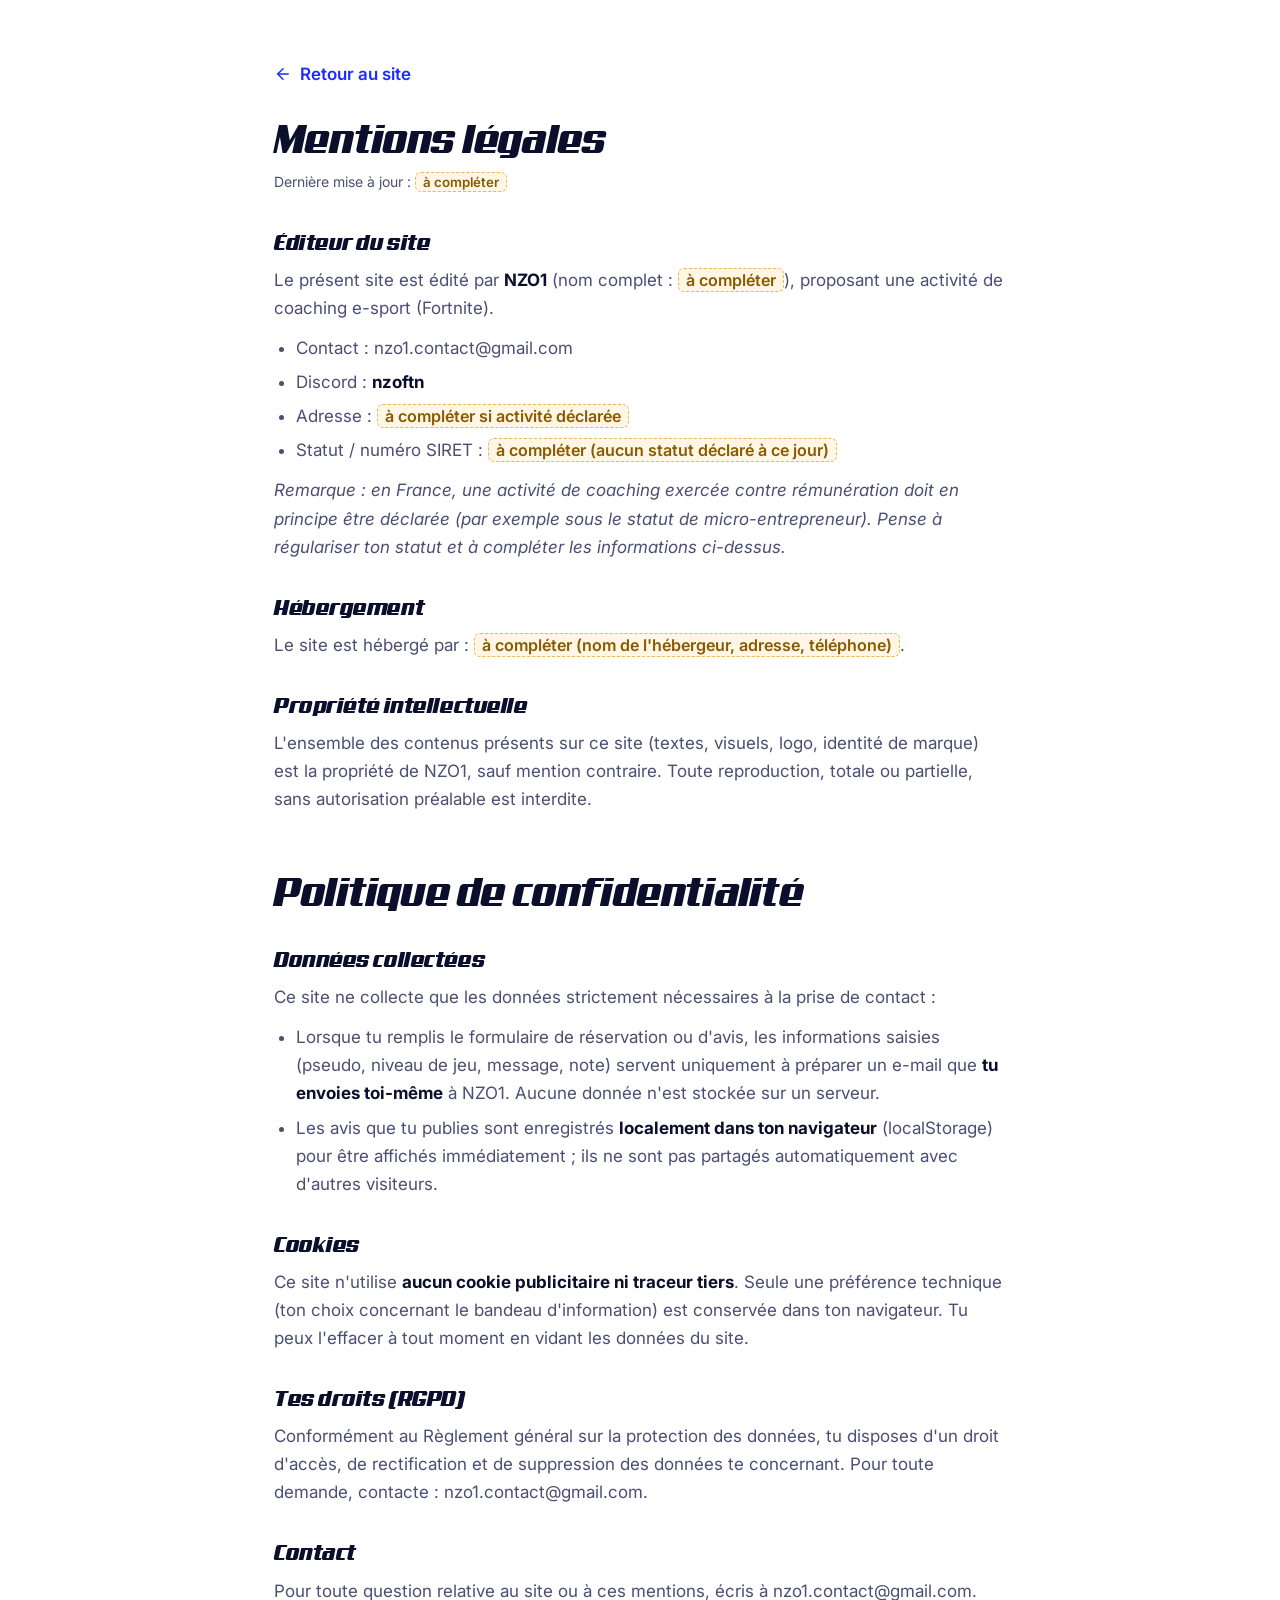
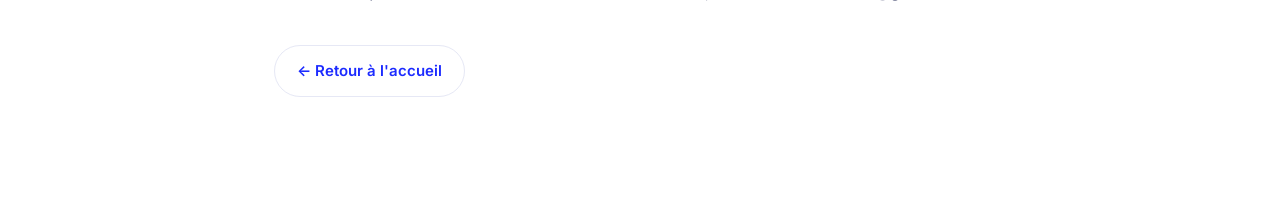
<file: mentions-legales.html>
<!DOCTYPE html>
<html lang="fr">
<head>
  <meta charset="UTF-8" />
  <meta name="viewport" content="width=device-width, initial-scale=1.0" />
  <title>Mentions légales & confidentialité — NZO1 Coaching</title>
  <meta name="description" content="Mentions légales et politique de confidentialité du site NZO1 Coaching." />
  <link rel="preconnect" href="https://fonts.googleapis.com" />
  <link rel="preconnect" href="https://fonts.gstatic.com" crossorigin />
  <link href="https://fonts.googleapis.com/css2?family=Inter:wght@400;500;600;700&family=Space+Grotesk:wght@500;600;700&display=swap" rel="stylesheet" />
  <link rel="stylesheet" href="styles.css?v=7" />
  <style>
    .legal { max-width: 780px; margin: 0 auto; padding: 60px 24px 90px; }
    .legal a.back { display: inline-flex; align-items: center; gap: 8px; color: var(--blue); font-weight: 600; margin-bottom: 28px; }
    .legal h1 { font-size: clamp(28px, 5vw, 40px); margin-bottom: 10px; }
    .legal .updated { color: var(--ink-soft); font-size: 14px; margin-bottom: 36px; }
    .legal h2 { font-size: 22px; margin: 34px 0 12px; }
    .legal h3 { font-size: 17px; margin: 20px 0 8px; }
    .legal p, .legal li { color: var(--ink-soft); }
    .legal p { margin-bottom: 12px; }
    .legal ul { margin: 0 0 12px 22px; }
    .legal li { margin-bottom: 6px; }
    .legal strong { color: var(--ink); }
    .legal .ph { background: #FFF6E5; border: 1px dashed #F0B650; color: #8A5A00;
      padding: 1px 7px; border-radius: 6px; font-weight: 600; font-size: .95em; }
  </style>
</head>
<body>
  <div class="legal">
    <a href="index.html" class="back">
      <svg viewBox="0 0 24 24" width="18" height="18" fill="none" stroke="currentColor" stroke-width="2" stroke-linecap="round" stroke-linejoin="round"><line x1="19" y1="12" x2="5" y2="12"/><polyline points="12 19 5 12 12 5"/></svg>
      Retour au site
    </a>

    <h1>Mentions légales</h1>
    <p class="updated">Dernière mise à jour&nbsp;: <span class="ph">à compléter</span></p>

    <h2>Éditeur du site</h2>
    <p>
      Le présent site est édité par <strong>NZO1</strong> (nom complet&nbsp;:
      <span class="ph">à compléter</span>), proposant une activité de coaching e-sport (Fortnite).
    </p>
    <ul>
      <li>Contact&nbsp;: <a href="mailto:nzo1.contact@gmail.com">nzo1.contact@gmail.com</a></li>
      <li>Discord&nbsp;: <strong>nzoftn</strong></li>
      <li>Adresse&nbsp;: <span class="ph">à compléter si activité déclarée</span></li>
      <li>Statut / numéro SIRET&nbsp;: <span class="ph">à compléter (aucun statut déclaré à ce jour)</span></li>
    </ul>
    <p>
      <em>Remarque&nbsp;: en France, une activité de coaching exercée contre rémunération doit en
      principe être déclarée (par exemple sous le statut de micro-entrepreneur). Pense à régulariser
      ton statut et à compléter les informations ci-dessus.</em>
    </p>

    <h2>Hébergement</h2>
    <p>
      Le site est hébergé par&nbsp;: <span class="ph">à compléter (nom de l'hébergeur, adresse, téléphone)</span>.
    </p>

    <h2>Propriété intellectuelle</h2>
    <p>
      L'ensemble des contenus présents sur ce site (textes, visuels, logo, identité de marque)
      est la propriété de NZO1, sauf mention contraire. Toute reproduction, totale ou partielle,
      sans autorisation préalable est interdite.
    </p>

    <h1 id="confidentialite" style="margin-top:56px;">Politique de confidentialité</h1>

    <h2>Données collectées</h2>
    <p>Ce site ne collecte que les données strictement nécessaires à la prise de contact&nbsp;:</p>
    <ul>
      <li>Lorsque tu remplis le formulaire de réservation ou d'avis, les informations saisies
        (pseudo, niveau de jeu, message, note) servent uniquement à préparer un e-mail que
        <strong>tu envoies toi-même</strong> à NZO1. Aucune donnée n'est stockée sur un serveur.</li>
      <li>Les avis que tu publies sont enregistrés <strong>localement dans ton navigateur</strong>
        (localStorage) pour être affichés immédiatement&nbsp;; ils ne sont pas partagés
        automatiquement avec d'autres visiteurs.</li>
    </ul>

    <h2>Cookies</h2>
    <p>
      Ce site n'utilise <strong>aucun cookie publicitaire ni traceur tiers</strong>. Seule une
      préférence technique (ton choix concernant le bandeau d'information) est conservée dans
      ton navigateur. Tu peux l'effacer à tout moment en vidant les données du site.
    </p>

    <h2>Tes droits (RGPD)</h2>
    <p>
      Conformément au Règlement général sur la protection des données, tu disposes d'un droit
      d'accès, de rectification et de suppression des données te concernant. Pour toute demande,
      contacte&nbsp;: <a href="mailto:nzo1.contact@gmail.com">nzo1.contact@gmail.com</a>.
    </p>

    <h2>Contact</h2>
    <p>
      Pour toute question relative au site ou à ces mentions, écris à
      <a href="mailto:nzo1.contact@gmail.com">nzo1.contact@gmail.com</a>.
    </p>

    <p style="margin-top:40px;">
      <a href="index.html" class="btn btn--ghost">← Retour à l'accueil</a>
    </p>
  </div>
</body>
</html>
</file>
<file: styles.css>
/* =========================================================
   NZO1 COACHING — styles
   Palette : bleu #1C2BFF · blanc #FFFFFF · ambiance épurée
   ========================================================= */

:root {
  --blue: #1C2BFF;
  --blue-dark: #1421C7;
  --blue-soft: #EEF0FF;
  --blue-tint: #F6F7FF;
  --white: #FFFFFF;
  --ink: #0B0F2B;        /* texte principal */
  --ink-soft: #4A4F73;   /* texte secondaire */
  --line: #E6E8F5;       /* bordures */
  --radius: 18px;
  --radius-sm: 12px;
  --shadow-sm: 0 1px 2px rgba(11, 15, 43, .05), 0 4px 14px rgba(11, 15, 43, .04);
  --shadow-md: 0 10px 30px rgba(28, 43, 255, .10);
  --shadow-blue: 0 18px 50px rgba(28, 43, 255, .22);
  --maxw: 1140px;
  --ease: cubic-bezier(.22, .61, .36, 1);
  /* Police des titres : Aero si le fichier est présent, sinon repli élégant.
     Dépose assets/fonts/Aero.ttf → les titres passent automatiquement en Aero. */
  --font-title: 'Aero', 'Space Grotesk', 'Inter', sans-serif;
  --font-num: 'Space Grotesk', 'Inter', sans-serif;
}

@font-face {
  font-family: 'Aero';
  src: url('assets/fonts/Aero.ttf') format('truetype');
  font-weight: 400 800;
  font-style: normal;
  font-display: swap;
}

* { box-sizing: border-box; margin: 0; padding: 0; }

html { scroll-behavior: smooth; -webkit-text-size-adjust: 100%; }

body {
  font-family: 'Inter', system-ui, -apple-system, sans-serif;
  color: var(--ink);
  background: var(--white);
  line-height: 1.65;
  font-size: 17px;
  -webkit-font-smoothing: antialiased;
  overflow-x: hidden;
}

h1, h2, h3, h4, .brand__text { font-family: var(--font-title); line-height: 1.1; letter-spacing: -.02em; }

a { color: inherit; text-decoration: none; }

img { max-width: 100%; display: block; }

.container { width: 100%; max-width: var(--maxw); margin: 0 auto; padding: 0 24px; }

.accent { color: var(--blue); }

/* ---------- Boutons ---------- */
.btn {
  display: inline-flex; align-items: center; justify-content: center; gap: 8px;
  background: var(--blue); color: var(--white);
  font-weight: 600; font-size: 15px; font-family: inherit;
  padding: 13px 22px; border-radius: 999px; border: 1.5px solid var(--blue);
  cursor: pointer; transition: background .2s var(--ease), transform .2s var(--ease), box-shadow .2s var(--ease);
  box-shadow: var(--shadow-sm);
}
.btn:hover { background: var(--blue-dark); border-color: var(--blue-dark); box-shadow: var(--shadow-md); }
.btn:active { transform: translateY(1px); }
.btn:focus-visible { outline: 3px solid rgba(28,43,255,.35); outline-offset: 2px; }

.btn--ghost { background: var(--white); color: var(--blue); border-color: var(--line); box-shadow: none; }
.btn--ghost:hover { background: var(--blue-soft); border-color: var(--blue); color: var(--blue); box-shadow: none; }
.btn--lg { padding: 16px 28px; font-size: 16px; }
.btn--small { padding: 9px 16px; font-size: 14px; }
.btn--block { width: 100%; }

/* ---------- Marque ---------- */
.brand { font-family: var(--font-title); font-weight: 700; font-size: 26px;
  letter-spacing: .05em; color: var(--ink); line-height: 1; transition: color .2s var(--ease);
  display: inline-flex; align-items: baseline; gap: 8px; }
.brand:hover { color: var(--blue); }
.brand__pre { font-family: 'Inter', sans-serif; font-weight: 600; font-size: .6em;
  letter-spacing: .02em; color: var(--blue); }
.brand__mark {
  display: grid; place-items: center; width: 34px; height: 34px;
  background: var(--blue); color: var(--white);
  border-radius: 10px; font-family: 'Space Grotesk', sans-serif; font-weight: 700; font-size: 19px;
}
.brand__text { font-size: 20px; font-weight: 700; }

/* ---------- Eyebrow / titres ---------- */
.eyebrow {
  text-transform: uppercase; letter-spacing: .14em; font-size: 12.5px;
  font-weight: 600; color: var(--blue); margin-bottom: 16px;
}
.eyebrow--center { text-align: center; }
.section-title { font-size: clamp(26px, 4vw, 40px); font-weight: 700; }
.section-head { text-align: center; max-width: 680px; margin: 0 auto 52px; }
.section-sub { color: var(--ink-soft); margin-top: 16px; font-size: 17px; }

/* badges placeholders « À MODIFIER » */
.ph-note {
  display: inline-block; margin-top: 16px;
  background: #FFF6E5; color: #8A5A00; border: 1px dashed #F0B650;
  font-size: 12.5px; font-weight: 600; padding: 5px 12px; border-radius: 999px;
}
.ph-inline { color: #B07400; }
.ph-tag { font-size: 11px; color: #B07400; background: #FFF6E5; border: 1px dashed #F0B650;
  padding: 1px 7px; border-radius: 999px; font-weight: 600; }

/* =========================================================
   NAV
   ========================================================= */
.nav {
  position: sticky; top: 0; z-index: 50;
  background: rgba(255,255,255,.72); backdrop-filter: saturate(180%) blur(14px);
  border-bottom: 1px solid var(--line);
}
.nav__top {
  position: relative;
  display: flex; flex-direction: column; align-items: center; gap: 12px;
  max-width: var(--maxw); margin: 0 auto; padding: 16px 24px;
  transition: padding .3s var(--ease), gap .3s var(--ease);
}

/* réseaux en haut */
.socials--top { display: flex; gap: 8px; }
.socials--top a {
  display: grid; place-items: center; width: 34px; height: 34px; border-radius: 10px;
  color: var(--ink-soft); background: rgba(11,15,43,.045);
  transition: background .2s, color .2s, transform .2s;
}
.socials--top a:hover { background: var(--blue); color: var(--white); transform: translateY(-2px); }

/* pill de navigation — effet de verre ; Réserver centré (colonnes symétriques) */
.nav__pill {
  display: grid; grid-template-columns: 1fr auto 1fr; align-items: center; gap: 6px;
  width: min(600px, 94vw);
  background: rgba(255,255,255,.55); backdrop-filter: blur(14px) saturate(160%);
  border: 1px solid rgba(255,255,255,.8); box-shadow: 0 8px 24px rgba(11,15,43,.10);
  border-radius: 999px; padding: 5px 8px;
}
.nav__pill-group { display: flex; align-items: center; gap: 4px; justify-content: space-evenly; }
.nav__pill a {
  padding: 9px 16px; border-radius: 999px; font-weight: 500; font-size: 14.5px;
  color: var(--ink-soft); white-space: nowrap; transition: color .2s, background .2s;
}
.nav__pill a:hover { color: var(--blue); background: rgba(28,43,255,.07); }
.nav__pill-cta { background: var(--blue); color: var(--white) !important; box-shadow: var(--shadow-sm); }
.nav__pill-cta:hover { background: var(--blue-dark) !important; color: var(--white) !important; }

/* compactage au scroll */
.nav.scrolled .nav__top { padding-top: 10px; padding-bottom: 10px; gap: 10px; }
.nav.scrolled .socials--top { display: none; }
.nav.scrolled .brand { font-size: 20px; }

.nav__burger { display: none; position: absolute; right: 20px; top: 50%; transform: translateY(-50%);
  flex-direction: column; gap: 5px; background: none; border: 0; padding: 8px; cursor: pointer; }
.nav__burger span { width: 24px; height: 2px; background: var(--ink); border-radius: 2px;
  transition: transform .25s, opacity .25s; }
.nav__burger[aria-expanded="true"] span:nth-child(1) { transform: translateY(7px) rotate(45deg); }
.nav__burger[aria-expanded="true"] span:nth-child(2) { opacity: 0; }
.nav__burger[aria-expanded="true"] span:nth-child(3) { transform: translateY(-7px) rotate(-45deg); }

.nav__mobile { display: none; flex-direction: column; gap: 6px; padding: 12px 24px 20px;
  border-top: 1px solid var(--line); background: var(--white); }
.nav__mobile a { padding: 12px 6px; font-weight: 500; color: var(--ink); border-radius: 10px; }
.nav__mobile a.btn { color: var(--white); justify-content: center; margin-top: 6px; }
.nav__mobile-socials { display: flex; gap: 10px; margin-top: 12px; padding-top: 14px; border-top: 1px solid var(--line); }
.nav__mobile-socials a { display: grid; place-items: center; width: 42px; height: 42px; padding: 0; border-radius: 10px;
  color: var(--ink-soft); background: rgba(11,15,43,.045); transition: background .2s, color .2s; }
.nav__mobile-socials a:hover { background: var(--blue); color: var(--white); }

/* =========================================================
   HERO
   ========================================================= */
.hero { position: relative; padding: clamp(56px, 9vw, 110px) 0 clamp(60px, 8vw, 90px); overflow: hidden; }
.hero__bg { position: absolute; inset: 0; z-index: -1; overflow: hidden; background: var(--white); }
/* grille à grands carreaux (façon HETECH, adaptée en clair) */
.hero__bg::before {
  content: ""; position: absolute; inset: 0;
  background-image:
    linear-gradient(to right, rgba(11,15,43,.06) 1px, transparent 1px),
    linear-gradient(to bottom, rgba(11,15,43,.06) 1px, transparent 1px);
  background-size: 72px 72px;
  -webkit-mask-image: radial-gradient(ellipse 92% 78% at 50% 0%, #000 34%, transparent 82%);
  mask-image: radial-gradient(ellipse 92% 78% at 50% 0%, #000 34%, transparent 82%);
}
/* lueur bleue floutée */
.hero__bg::after {
  content: ""; position: absolute; top: -240px; left: 50%; transform: translateX(-50%);
  width: 960px; height: 660px; max-width: 130%; border-radius: 50%;
  background: radial-gradient(circle at 50% 50%, rgba(28,43,255,.30), rgba(28,43,255,.10) 45%, transparent 70%);
  filter: blur(64px);
}
.hero__inner { display: grid; grid-template-columns: 1.05fr .95fr; gap: 56px; align-items: center; }
.hero__title { font-size: clamp(40px, 7vw, 68px); font-weight: 700; }
.hero__lead { color: var(--ink-soft); font-size: clamp(17px, 2.2vw, 20px); margin: 22px 0 30px; max-width: 30ch; }
.hero__cta { display: flex; flex-wrap: wrap; gap: 14px; }

.hero__stats { display: flex; gap: 30px; list-style: none; margin-top: 42px; flex-wrap: wrap; }
.hero__stats li { display: flex; flex-direction: column; }
.hero__stats strong { font-family: var(--font-num); font-size: 24px; color: var(--ink); }
.hero__stats span { font-size: 13.5px; color: var(--ink-soft); }

/* photo */
.hero__media { position: relative; }
.hero-photo {
  position: relative; aspect-ratio: 4 / 5; border-radius: 26px; overflow: hidden;
  background: linear-gradient(160deg, var(--blue) 0%, #4654ff 60%, #7d86ff 100%);
  box-shadow: var(--shadow-blue);
}
.hero-photo img { width: 100%; height: 100%; object-fit: cover; }
.hero-photo .ph-badge { display: none; }
.hero-photo.is-empty { display: grid; place-items: center; }
.hero-photo.is-empty::before {
  content: ""; position: absolute; inset: 0;
  background:
    radial-gradient(40% 30% at 50% 30%, rgba(255,255,255,.25), transparent 70%),
    repeating-linear-gradient(45deg, rgba(255,255,255,.06) 0 14px, transparent 14px 28px);
}
.hero-photo.is-empty .ph-badge {
  display: block; position: relative; z-index: 1;
  background: rgba(255,255,255,.92); color: #5A3B00; font-size: 13px; font-weight: 600;
  padding: 10px 16px; border-radius: 12px; max-width: 80%; text-align: center; line-height: 1.4;
}
.hero-photo.is-empty .ph-badge code { background: #FFF1CF; padding: 1px 5px; border-radius: 5px; }

.hero-card {
  position: absolute; display: inline-flex; align-items: center; gap: 7px;
  background: var(--white); border: 1px solid var(--line); box-shadow: var(--shadow-md);
  padding: 9px 14px; border-radius: 14px; font-size: 14px; font-weight: 600; color: var(--ink);
}
.hero-card .dot { width: 9px; height: 9px; border-radius: 50%; background: var(--blue); }
.hero-card--game { top: 22px; left: -14px; }
.hero-card--visio { bottom: 26px; right: -10px; color: var(--blue); }
.hero-card--visio svg { color: var(--blue); }

/* =========================================================
   À PROPOS
   ========================================================= */
.about { padding: clamp(48px, 7vw, 84px) 0; }
.about__inner { max-width: 760px; margin: 0 auto; text-align: center; }
.about__text { color: var(--ink-soft); font-size: clamp(18px, 2.3vw, 21px); line-height: 1.7; margin-top: 22px; }
.about__text strong { color: var(--ink); }

/* =========================================================
   APPROCHE / PILIERS
   ========================================================= */
.approche { padding: clamp(48px, 7vw, 90px) 0; background: var(--blue-tint); }
.pillars { display: grid; grid-template-columns: 1fr 1fr; gap: 26px; }
.pillar {
  background: var(--white); border: 1px solid var(--line); border-radius: var(--radius);
  padding: 34px 32px; box-shadow: var(--shadow-sm);
  transition: transform .25s var(--ease), box-shadow .25s var(--ease), border-color .25s;
}
.pillar:hover { transform: translateY(-4px); box-shadow: var(--shadow-md); border-color: #CFD3FF; }
.pillar__icon {
  display: grid; place-items: center; width: 54px; height: 54px;
  background: var(--blue-soft); color: var(--blue); border-radius: 14px; margin-bottom: 20px;
}
.pillar h3 { font-size: 22px; margin-bottom: 12px; }
.pillar p { color: var(--ink-soft); margin-bottom: 18px; }

.ticks { list-style: none; display: flex; flex-direction: column; gap: 10px; }
.ticks li { position: relative; padding-left: 28px; font-size: 15.5px; color: var(--ink); }
.ticks li::before {
  content: ""; position: absolute; left: 0; top: 3px; width: 18px; height: 18px;
  border-radius: 50%; background: var(--blue-soft);
  background-image: url("data:image/svg+xml,%3Csvg xmlns='http://www.w3.org/2000/svg' width='12' height='12' viewBox='0 0 24 24' fill='none' stroke='%231C2BFF' stroke-width='3' stroke-linecap='round' stroke-linejoin='round'%3E%3Cpolyline points='20 6 9 17 4 12'/%3E%3C/svg%3E");
  background-repeat: no-repeat; background-position: center;
}

.diff-band {
  margin-top: 28px; text-align: center;
  background: var(--blue); color: var(--white); border: 1px solid var(--blue);
  border-radius: var(--radius); padding: clamp(30px, 5vw, 44px) 32px; box-shadow: var(--shadow-blue);
}
.diff-band__label { text-transform: uppercase; letter-spacing: .14em; font-size: 12.5px; font-weight: 600; opacity: .9; margin-bottom: 12px; }
.diff-band__text { font-family: var(--font-title); font-size: clamp(19px, 2.6vw, 25px); line-height: 1.45; max-width: 46ch; margin: 0 auto; }
.diff-band__text strong { color: var(--white); border-bottom: 2px solid rgba(255,255,255,.55); }

/* =========================================================
   TARIFS
   ========================================================= */
.tarifs { padding: clamp(48px, 7vw, 90px) 0; }
.plans { display: grid; grid-template-columns: repeat(3, 1fr); gap: 24px; align-items: stretch; }
.plan {
  display: flex; flex-direction: column;
  background: var(--white); border: 1px solid var(--line); border-radius: var(--radius);
  padding: 32px 30px; box-shadow: var(--shadow-sm);
  transition: transform .25s var(--ease), box-shadow .25s var(--ease);
}
.plan:hover { transform: translateY(-4px); box-shadow: var(--shadow-md); }
.plan--featured { border-color: var(--blue); box-shadow: var(--shadow-blue); position: relative; }
.plan__badge {
  position: absolute; top: -13px; left: 50%; transform: translateX(-50%);
  background: var(--blue); color: var(--white); font-size: 12px; font-weight: 600;
  padding: 5px 14px; border-radius: 999px; letter-spacing: .02em; white-space: nowrap;
}
.plan__name { font-size: 20px; margin-bottom: 8px; }
.plan__price { font-family: var(--font-num); font-size: 38px; font-weight: 700; color: var(--ink); margin-bottom: 4px; }
.plan__price small { font-size: 15px; font-weight: 500; color: var(--ink-soft); font-family: 'Inter'; }
.plan__tag { color: var(--ink-soft); font-size: 15px; margin-bottom: 22px; min-height: 44px; }
.plan .ticks { margin-bottom: 26px; }
.plan .btn { margin-top: auto; }

.free-band {
  display: flex; align-items: center; justify-content: space-between; gap: 24px; flex-wrap: wrap;
  margin-top: 36px; background: var(--blue-soft); border: 1px solid #CFD3FF;
  border-radius: var(--radius); padding: 28px 34px;
}
.free-band__label { text-transform: uppercase; letter-spacing: .12em; font-size: 12px; font-weight: 600; color: var(--blue); }
.free-band__title { font-size: 26px; margin: 4px 0 6px; }
.free-band__text { color: var(--ink-soft); }

/* =========================================================
   BOOKING / PLANNING
   ========================================================= */
.booking { padding: clamp(48px, 7vw, 90px) 0; background: var(--blue-tint); }
.agenda {
  background: var(--white); border: 1px solid var(--line); border-radius: 22px;
  padding: 24px; box-shadow: var(--shadow-md);
}
/* onglets de jours */
.agenda__days {
  display: flex; gap: 10px; overflow-x: auto; padding-bottom: 14px; margin-bottom: 22px;
  border-bottom: 1px solid var(--line);
}
.agenda__day {
  flex: 0 0 auto; display: flex; flex-direction: column; align-items: center; gap: 3px;
  min-width: 76px; padding: 12px 10px; border-radius: 14px; cursor: pointer;
  border: 1px solid var(--line); background: var(--white); font-family: inherit; color: var(--ink);
  transition: border-color .2s, background .2s, color .2s, transform .2s;
}
.agenda__day:hover { border-color: var(--blue); background: var(--blue-soft); }
.agenda__day[aria-selected="true"] { border-color: var(--blue); background: var(--blue); color: var(--white); box-shadow: var(--shadow-md); }
.agenda__day-dow { font-size: 12px; text-transform: capitalize; opacity: .85; }
.agenda__day-num { font-family: var(--font-num); font-size: 20px; font-weight: 700; line-height: 1; }
.agenda__day-mon { font-size: 11px; opacity: .85; }

.agenda__label { font-weight: 600; font-size: 15px; color: var(--ink); margin-bottom: 16px; text-transform: capitalize; }
.agenda__slots { display: grid; grid-template-columns: repeat(auto-fill, minmax(124px, 1fr)); gap: 12px; }
.agenda__slot {
  display: flex; align-items: center; justify-content: space-between; gap: 8px;
  border: 1px solid var(--line); border-radius: 14px; padding: 14px 16px;
  cursor: pointer; background: var(--white); font-family: inherit; color: var(--ink);
  transition: border-color .2s, background .2s, transform .2s, box-shadow .2s;
}
.agenda__slot:hover { border-color: var(--blue); background: var(--blue-soft); transform: translateY(-2px); box-shadow: var(--shadow-sm); }
.agenda__slot-time { font-family: var(--font-num); font-size: 17px; font-weight: 600; }
.agenda__slot-tag {
  font-size: 11px; font-weight: 600; color: #157A3D; background: #E4F7EC;
  border: 1px solid #B7E9CA; border-radius: 999px; padding: 2px 9px;
}

/* MODALE de réservation */
.modal { position: fixed; inset: 0; z-index: 80; display: flex; align-items: center; justify-content: center; padding: 20px; }
.modal[hidden] { display: none; }
.modal__overlay { position: absolute; inset: 0; background: rgba(11,15,43,.55); backdrop-filter: blur(3px); animation: fadeIn .2s var(--ease); }
.modal__box {
  position: relative; z-index: 1; width: 100%; max-width: 460px; max-height: 90vh; overflow-y: auto;
  background: var(--white); border-radius: 22px; padding: 32px 30px;
  box-shadow: 0 30px 70px rgba(11,15,43,.35); animation: popIn .25s var(--ease);
}
.modal__box .eyebrow { margin-bottom: 6px; }
.modal__box h3 { font-size: 24px; margin-bottom: 16px; }
.modal__box .selected-slot { margin-bottom: 18px; }
.modal__close {
  position: absolute; top: 16px; right: 16px; display: grid; place-items: center;
  width: 38px; height: 38px; border-radius: 10px; border: 1px solid var(--line);
  background: var(--white); color: var(--ink-soft); cursor: pointer; transition: background .2s, color .2s;
}
.modal__close:hover { background: var(--blue-soft); color: var(--blue); }
@keyframes fadeIn { from { opacity: 0; } to { opacity: 1; } }
@keyframes popIn { from { opacity: 0; transform: translateY(12px) scale(.98); } to { opacity: 1; transform: none; } }

.booking__form { display: flex; flex-direction: column; gap: 6px; }
.booking__form label { font-size: 13px; font-weight: 600; color: var(--ink); margin-top: 8px; }
.booking__form input, .booking__form select, .booking__form textarea,
.leave-review__form input, .leave-review__form select, .leave-review__form textarea {
  font-family: inherit; font-size: 15px; color: var(--ink);
  border: 1px solid var(--line); border-radius: 10px; padding: 11px 13px; background: var(--white);
  transition: border-color .2s, box-shadow .2s; width: 100%;
}
.booking__form input:focus, .booking__form select:focus, .booking__form textarea:focus,
.leave-review__form input:focus, .leave-review__form select:focus, .leave-review__form textarea:focus {
  outline: none; border-color: var(--blue); box-shadow: 0 0 0 3px rgba(28,43,255,.14);
}
.booking__form textarea, .leave-review__form textarea { resize: vertical; }
.selected-slot {
  background: var(--blue-soft); border: 1px dashed #BCC1FF; color: var(--blue);
  border-radius: 10px; padding: 10px 13px; font-size: 14px; font-weight: 600; margin-bottom: 6px;
}
.selected-slot.is-set { background: var(--blue); color: var(--white); border-style: solid; border-color: var(--blue); }
.booking__form .btn { margin-top: 14px; }
.booking__alt { font-size: 13.5px; color: var(--ink-soft); margin-top: 12px; text-align: center; }
.linklike { background: none; border: 0; color: var(--blue); font-weight: 600; cursor: pointer; font-family: inherit; font-size: inherit; text-decoration: underline; }
.booking__legal { text-align: center; color: var(--ink-soft); font-size: 13.5px; margin-top: 20px; }

/* =========================================================
   AVIS
   ========================================================= */
.reviews { padding: clamp(48px, 7vw, 90px) 0; }
.reviews__grid { display: grid; grid-template-columns: repeat(3, 1fr); gap: 22px; }
.review {
  background: var(--white); border: 1px solid var(--line); border-radius: var(--radius);
  padding: 28px 26px; box-shadow: var(--shadow-sm); display: flex; flex-direction: column; gap: 14px;
}
.review.is-new { border-color: var(--blue); box-shadow: var(--shadow-md); }
.stars { color: #F5A623; font-size: 16px; letter-spacing: 2px; }
.review blockquote { font-size: 16px; color: var(--ink); line-height: 1.6; }
.review figcaption { color: var(--ink-soft); font-size: 14px; display: flex; align-items: center; gap: 8px; }

.leave-review {
  margin-top: 40px; background: var(--blue-tint); border: 1px solid var(--line);
  border-radius: var(--radius); padding: 32px; max-width: 720px; margin-left: auto; margin-right: auto;
}
.leave-review h3 { font-size: 22px; margin-bottom: 6px; }
.leave-review__intro { color: var(--ink-soft); font-size: 15px; margin-bottom: 18px; }
.leave-review__form { display: flex; flex-direction: column; gap: 6px; }
.leave-review__form label { font-size: 13px; font-weight: 600; margin-top: 6px; }
.lr-row { display: grid; grid-template-columns: 2fr 1fr; gap: 14px; }
.leave-review__form .btn { margin-top: 14px; align-self: flex-start; }
.leave-review__note { font-size: 14px; font-weight: 600; color: var(--blue); margin-top: 6px; }

/* =========================================================
   CTA FINAL
   ========================================================= */
.finalcta { padding: clamp(56px, 8vw, 100px) 0; }
.finalcta__inner {
  text-align: center; background: var(--blue); color: var(--white);
  border-radius: 28px; padding: clamp(40px, 6vw, 70px) 28px; box-shadow: var(--shadow-blue);
}
.finalcta h2 { font-size: clamp(26px, 4vw, 40px); margin-bottom: 14px; }
.finalcta p { color: rgba(255,255,255,.86); max-width: 50ch; margin: 0 auto 30px; font-size: 18px; }
.finalcta__btns { display: flex; gap: 14px; justify-content: center; flex-wrap: wrap; }
.finalcta .btn { background: var(--white); color: var(--blue); border-color: var(--white); }
.finalcta .btn:hover { background: var(--blue-soft); border-color: var(--blue-soft); }
.finalcta .btn--ghost { background: transparent; color: var(--white); border-color: rgba(255,255,255,.5); }
.finalcta .btn--ghost:hover { background: rgba(255,255,255,.12); border-color: var(--white); color: var(--white); }

/* =========================================================
   FOOTER
   ========================================================= */
.footer { background: var(--ink); color: #C7CAE6; padding: 56px 0 26px; }
.footer__inner { display: grid; grid-template-columns: 1.4fr 1fr 1fr; gap: 36px; }
.footer__brand .brand__mark { display: inline-grid; }
.footer__brand .brand__text { color: var(--white); margin-left: 8px; }
.footer__brand p { margin-top: 14px; font-size: 14.5px; max-width: 32ch; }
.footer h4 { color: var(--white); font-size: 14px; text-transform: uppercase; letter-spacing: .1em; margin-bottom: 16px; font-family: 'Inter'; }
.footer__contact { display: flex; flex-direction: column; gap: 8px; font-size: 15px; }
.footer__contact a:hover { color: var(--white); }
.socials { display: flex; gap: 12px; flex-wrap: wrap; }
.socials a {
  display: grid; place-items: center; width: 42px; height: 42px; border-radius: 12px;
  background: rgba(255,255,255,.08); color: #C7CAE6; transition: background .2s, color .2s, transform .2s;
}
.socials a:hover { background: var(--blue); color: var(--white); transform: translateY(-2px); }

.footer__bottom {
  max-width: var(--maxw); margin: 40px auto 0; padding: 22px 24px 0;
  border-top: 1px solid rgba(255,255,255,.1);
  display: flex; align-items: center; justify-content: space-between; gap: 14px; flex-wrap: wrap;
  font-size: 13.5px;
}
.footer__legal { display: flex; gap: 20px; }
.footer__legal a:hover, .footer__credit a:hover { color: var(--white); }
.footer__credit a { color: #9FA4D4; text-decoration: underline; }

/* =========================================================
   COOKIE
   ========================================================= */
.cookie {
  position: fixed; left: 16px; right: 16px; bottom: 16px; z-index: 60;
  max-width: 720px; margin: 0 auto;
  background: var(--white); border: 1px solid var(--line); border-radius: 16px;
  box-shadow: 0 20px 50px rgba(11,15,43,.18);
  padding: 18px 22px; display: flex; align-items: center; gap: 18px; flex-wrap: wrap;
}
.cookie[hidden] { display: none; }
.cookie p { font-size: 14px; color: var(--ink-soft); flex: 1; min-width: 220px; }
.cookie a { color: var(--blue); text-decoration: underline; }
.cookie__btns { display: flex; gap: 10px; }

/* =========================================================
   REVEAL (animation au scroll)
   ========================================================= */
.reveal { opacity: 0; transform: translateY(22px); transition: opacity .6s var(--ease), transform .6s var(--ease); }
.reveal.in { opacity: 1; transform: none; }

/* =========================================================
   RESPONSIVE
   ========================================================= */
@media (max-width: 980px) {
  .hero__inner { grid-template-columns: 1fr; gap: 40px; }
  .hero__media { max-width: 420px; margin: 0 auto; width: 100%; }
  .footer__inner { grid-template-columns: 1fr 1fr; }
}

@media (max-width: 820px) {
  .nav__top { flex-direction: row; justify-content: center; padding: 14px 24px; gap: 0; }
  .nav__pill { display: none; }
  .socials--top { display: none; }
  .nav__burger { display: flex; }
  .nav.scrolled .brand { font-size: 22px; }
  .nav__mobile.open { display: flex; }

  .pillars { grid-template-columns: 1fr; }
  .plans { grid-template-columns: 1fr; max-width: 460px; margin: 0 auto; }
  .plan--featured { order: -1; }

  .reviews__grid { grid-template-columns: 1fr; max-width: 480px; margin: 0 auto; }
}

@media (max-width: 560px) {
  body { font-size: 16px; }
  .container { padding: 0 18px; }
  .free-band { flex-direction: column; align-items: flex-start; text-align: left; }
  .free-band .btn { width: 100%; }
  .footer__inner { grid-template-columns: 1fr; }
  .footer__bottom { flex-direction: column; align-items: flex-start; }
  .lr-row { grid-template-columns: 1fr; }
  .finalcta__btns .btn { width: 100%; }
}

/* =========================================================
   ACCESSIBILITÉ : mouvement réduit
   ========================================================= */
@media (prefers-reduced-motion: reduce) {
  html { scroll-behavior: auto; }
  .reveal { opacity: 1; transform: none; transition: none; }
  * { animation-duration: .001ms !important; transition-duration: .001ms !important; }
}
</file>
